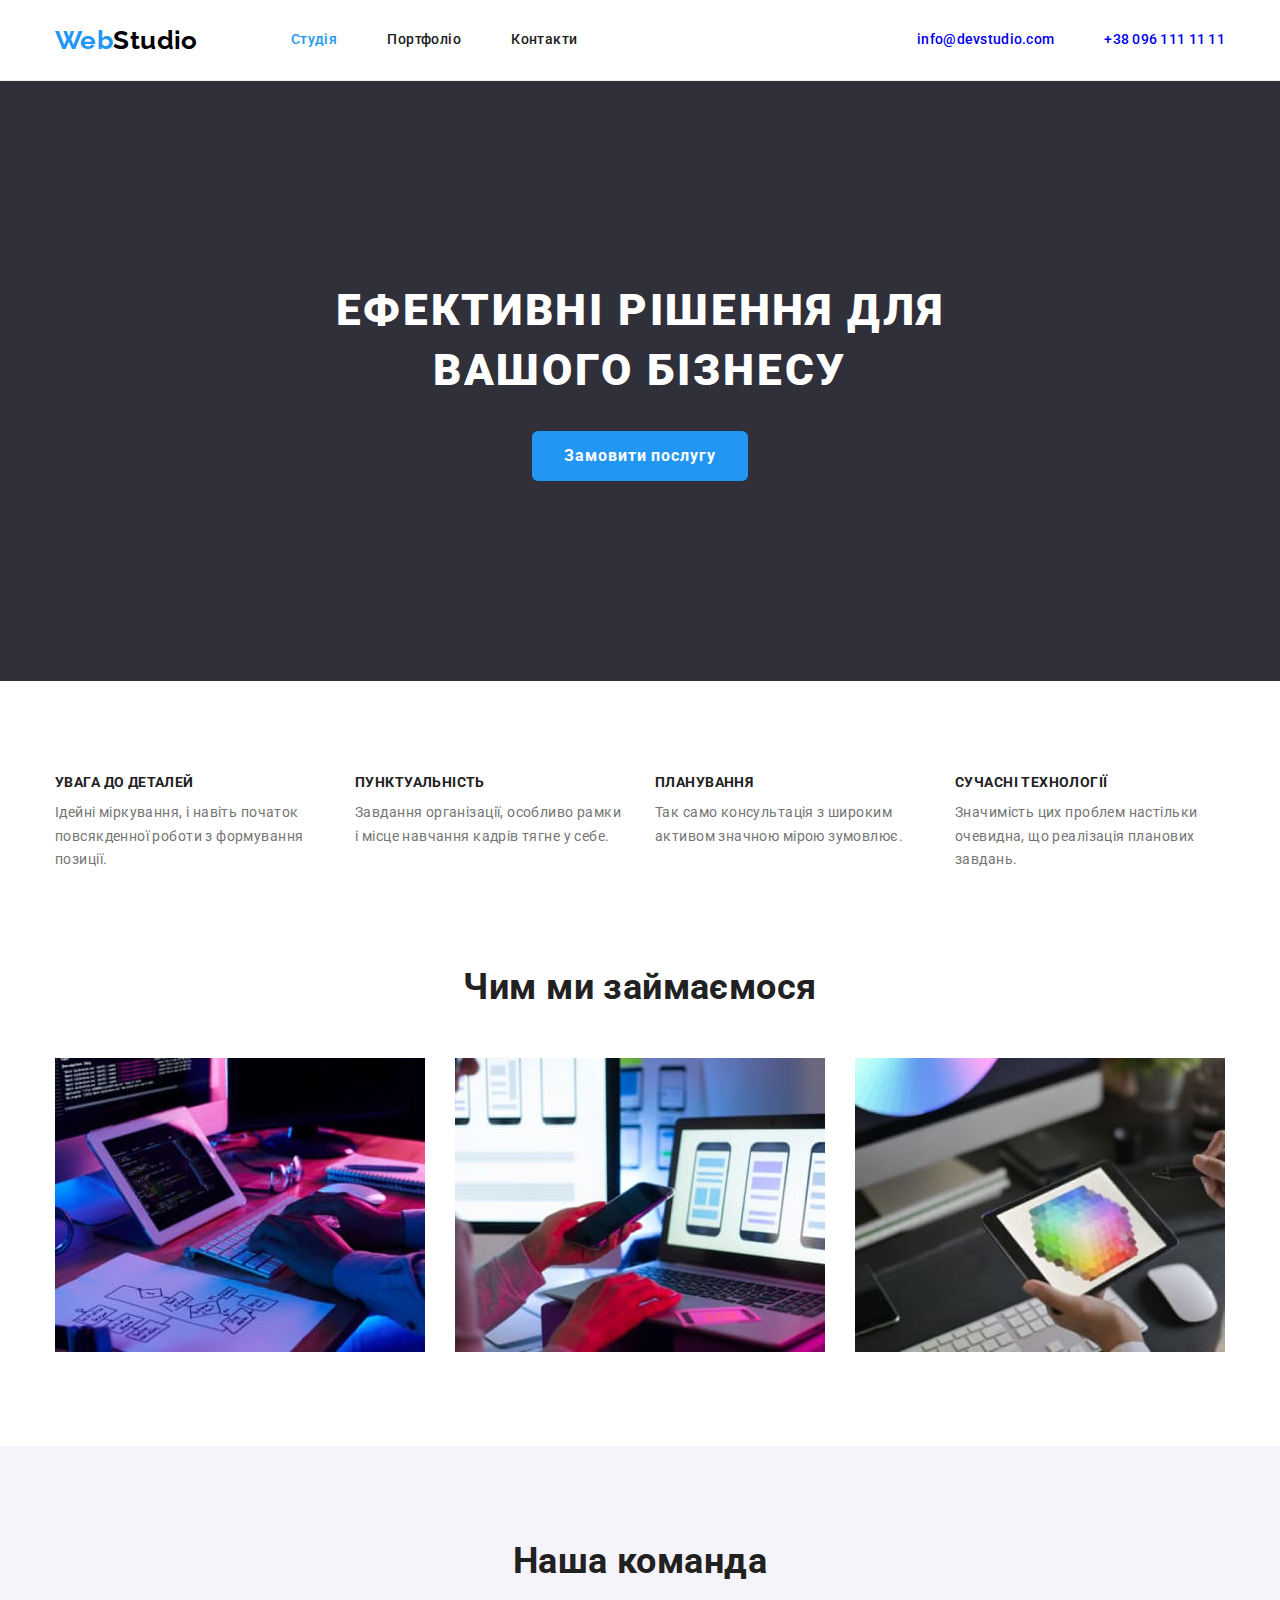
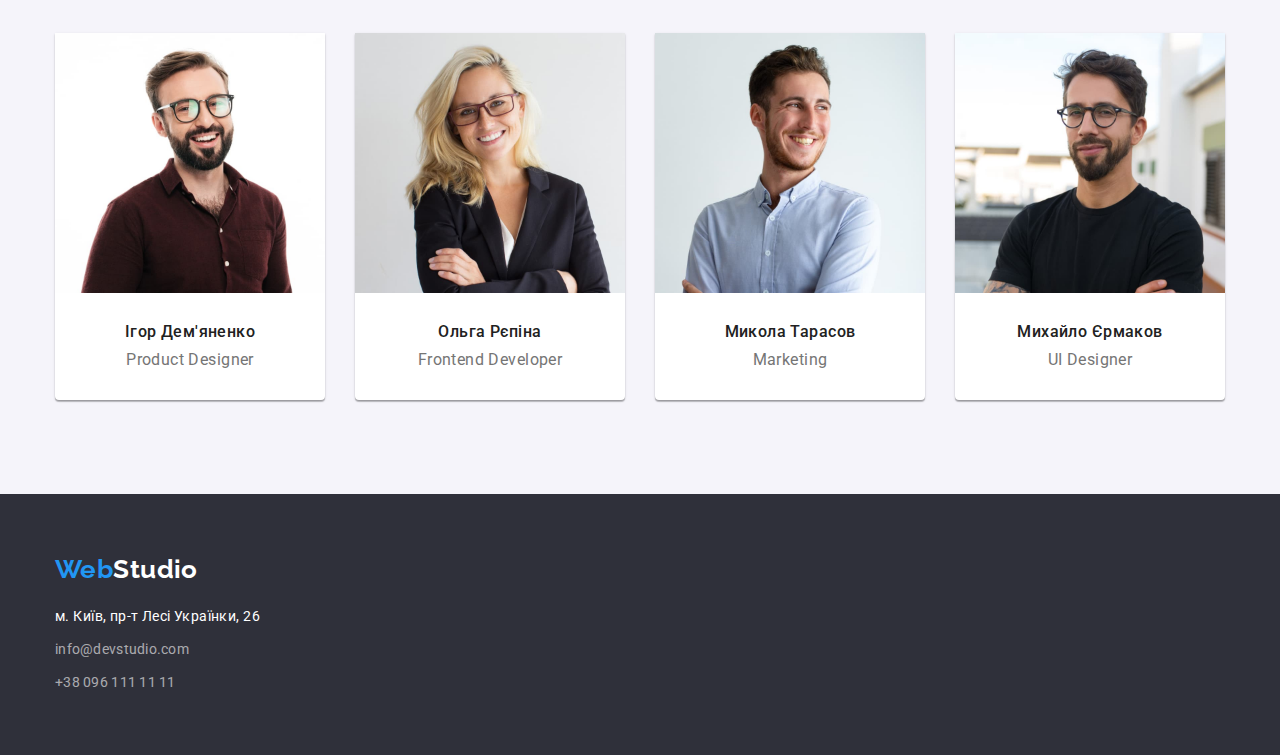
<file: index.html>
<!DOCTYPE html>
<html lang="uk">

<head>
  <meta charset="UTF-8" />
  <meta http-equiv="X-UA-Compatible" content="IE=edge" />
  <meta name="viewport" content="width=device-width, initial-scale=1.0" />
  <title>Document</title>
  <link rel="preconnect" href="https://fonts.googleapis.com" />
  <link rel="preconnect" href="https://fonts.googleapis.com" />
  <link rel="preconnect" href="https://fonts.gstatic.com" crossorigin />
  <link href="https://fonts.googleapis.com/css2?family=Raleway:wght@700&family=Roboto:wght@400;500;700;900&display=swap"
    rel="stylesheet" />
<link rel="stylesheet" href="https://cdnjs.cloudflare.com/ajax/libs/modern-normalize/1.1.0/modern-normalize.min.css">
  <link rel="stylesheet" href="./css/styles.css" />
</head>

<body>
  <!--Шапка-->
  <header class="header">
    <div class="container main-nav">
      <a href="./index.html" class="logo">
        <span class="logoblue">Web</span><span class="logoblack">Studio</span></a>
    <nav>
      <ul class="site-nav list">
        <li class="item"><a class="site-nav-link link current" href="./index.html">Студія</a></li>
        <li class="item"><a class="site-nav-link link" href="./portfolio.html">Портфоліо</a></li>
        <li class="item"><a class="site-nav-link link" href="">Контакти</a></li>
      </ul>
    </nav>
    <ul class="contacts list">
      <li class="item">
        <a class="link" href="mailto:info@devstudio.com">info@devstudio.com</a>
      </li>
      <li class="item">
        <a class="link" href="tel:+380961111111">+38 096 111 11 11</a></li>
    </ul>
    </div>
  </header>
  <main>
    <!--Герой-->
    <div>
      <section class="hero">
        <div class="container">
          <h1 class="hero-title">Ефективні рішення для вашого бізнесу</h1>
          <button type="button" class="button-hero btn">Замовити послугу</button>
        </div>
      </section>
    </div>

    <section class="section">
     <div class="container">
      <h2 class="section-title visually-hidden">Переваги</h2>
      <ul class="feature-list list">
        <li class="item">
          <div class="feature-description">
            <h3 class="feature-list-title">УВАГА ДО ДЕТАЛЕЙ</h3>
            <p>Ідейні міркування, і навіть початок повсякденної роботи з формування позиції.</p>
          </div>
        </li>
        <li class="item">
          <div class="feature-description">
            <h3 class="feature-list-title">ПУНКТУАЛЬНІСТЬ</h3>
            <p>Завдання організації, особливо рамки і місце навчання кадрів тягне у себе.</p>
          </div>
        </li>
        <li class="item">
          <div class="feature-description">
            <h3 class="feature-list-title">ПЛАНУВАННЯ</h3>
            <p>Так само консультація з широким активом значною мірою зумовлює.</p>
          </div>
        </li>
        <li class="item">
          <div class="feature-description">
            <h3 class="feature-list-title">СУЧАСНІ ТЕХНОЛОГІЇ</h3>
            <p>Значимість цих проблем настільки очевидна, що реалізація планових завдань.</p>
          </div>
        </li>
      </ul>
     </div>
    </section>

    <section class="section our-works">
      <div class="container">
        <h2 class="section-title">Чим ми займаємося</h2>
        <ul class="list our-works-list">
          <li class="item">
            <img src="./images/box_1.jpg" alt="Десктопні додатки" width="370" />
          </li>
          <li class="item">
            <img src="./images/box_2.jpg" alt="Мобільні додатки" width="370" />
          </li>
          <li class="item">
            <img src="./images/box_3.jpg" alt="Дизайнерські рішення" width="370" />
          </li>
        </ul>
      </div>
    </section>

    <section class="section our-team">
     <div class="container">
      <h2 class="section-title">Наша команда</h2>
      <ul class="list our-team-list">
        <li class="item our-team-box">
          <img src="./images/img_1.jpg" alt="Ігор Дем'яненко" width="270" />
          <div class="our-team-description">
            <h3 class="title">Ігор Дем'яненко</h3>
            <p class="our-team-profession">Product Designer</p>
          </div>
        </li>
        <li class="item our-team-box">
          <img src="./images/img_2.jpg" alt="Ольга Рєпіна" width="270" />
          <div class="our-team-description">
          <h3 class="title">Ольга Рєпіна</h3>
          <p class="our-team-profession">Frontend Developer</p>
        </div>
        </li>
        <li class="item our-team-box">
          <img src="./images/img_3.jpg" alt="Микола Тарасов" width="270" />
          <div class="our-team-description">
            <h3 class="title">Микола Тарасов</h3>
            <p class="our-team-profession">Marketing</p>
          </div>
        </li>
        <li class="item our-team-box">
          <img src="./images/img_4.jpg" alt="Михайло Єрмаков" width="270" />
          <div class="our-team-description">
            <h3 class="title">Михайло Єрмаков</h3>
            <p class="our-team-profession">UI Designer</p>
          </div>
        </li>
      </ul>
     </div>
    </section>
  </main>

  <footer class="footer">
    <div class="container">
      <a href="./index.html" class="logo">
        <span class="logoblue">Web</span><span class="logowhite">Studio</span>
      </a>
      
      <address class="address">
        <ul class="list">
          <li>
            <a class="link address-map" href="https://goo.gl/maps/4FR4H319p54yyL9i7">
              м. Київ, пр-т Лесі Українки, 26</a>
          </li>
          <li class="contacts-list">
            <a class="link address-cont contacts" href="mailto:info@devstudio.com">info@devstudio.com</a>
          </li>
          <li class="contacts-list ">
            <a class="link address-cont contacts" href="tel:+380961111111">+38 096 111 11 11</a>
          </li>
        </ul>
    </div>
    </address>
  </footer>
</body>

</html>
</file>
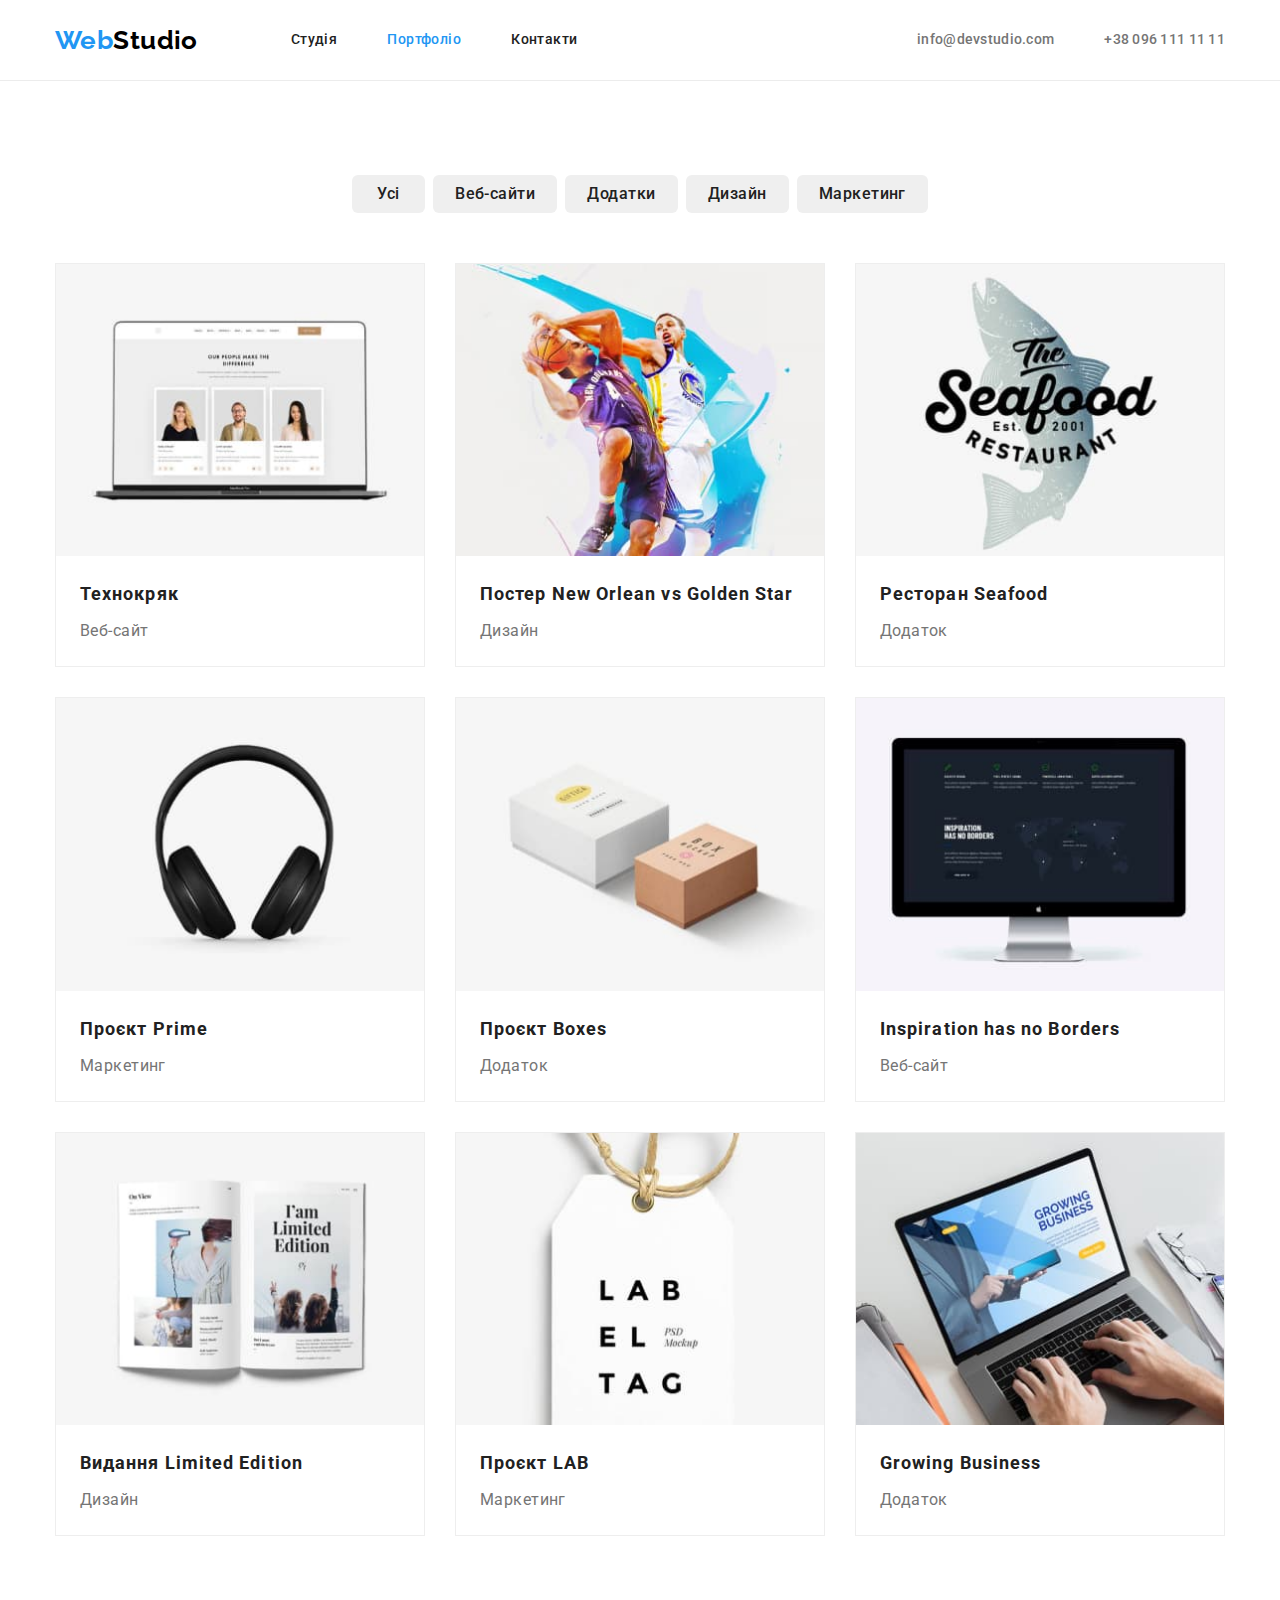
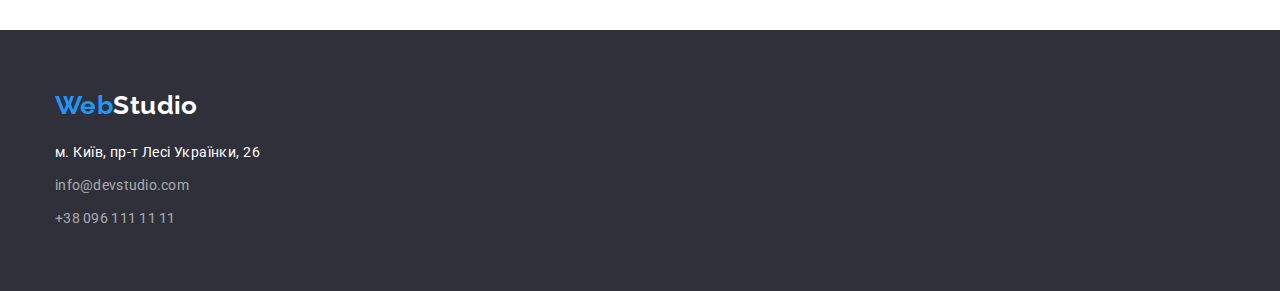
<file: portfolio.html>
<!DOCTYPE html>
<html lang="uk">

<head>
  <meta charset="UTF-8" />
  <meta http-equiv="X-UA-Compatible" content="IE=edge" />
  <meta name="viewport" content="width=device-width, initial-scale=1.0" />
  <title>Document</title>
  <link rel="preconnect" href="https://fonts.googleapis.com" />
  <link rel="preconnect" href="https://fonts.googleapis.com" />
  <link rel="preconnect" href="https://fonts.gstatic.com" crossorigin />
  <link href="https://fonts.googleapis.com/css2?family=Raleway:wght@700&family=Roboto:wght@400;500;700;900&display=swap"
    rel="stylesheet" />
  <link rel="stylesheet" href="https://cdnjs.cloudflare.com/ajax/libs/modern-normalize/1.1.0/modern-normalize.min.css">
  <link rel="stylesheet" href="./css/styles.css" />
</head>

<body>
  <!--Шапка-->
  <header class="header">
    <div class="container main-nav">
      <a href="./index.html" class="logo">
        <span class="logoblue">Web</span><span class="logoblack">Studio</span></a>
      <nav>
        <ul class="site-nav list">
          <li class="item"><a class="site-nav-link link " href="./index.html">Студія</a></li>
          <li class="item"><a class="site-nav-link link current" href="./portfolio.html">Портфоліо</a></li>
          <li class="item"><a class="site-nav-link link" href="">Контакти</a></li>
        </ul>
      </nav>
      <ul class="contacts list">
        <li class="item">
          <a class="link contacts" href="mailto:info@devstudio.com">info@devstudio.com</a>
        </li>
        <li class="item">
          <a class="link contacts" href="tel:+380961111111">+38 096 111 11 11</a>
        </li>
      </ul>
    </div>
  </header>

  <main>
   
    <section class="section">
      <div class="container">

      <h1 class="visually-hidden">Портфоліо</h1>
      <ul class="filter list">
        <li class="item"><button type="button" class="filter-btn btn">Усі</button></li>
        <li class="item"><button type="button" class="filter-btn btn">Веб-сайти</button></li>
        <li class="item"><button type="button" class="filter-btn btn">Додатки</button></li>
        <li class="item"><button type="button" class="filter-btn btn">Дизайн</button></li>
        <li class="item"><button type="button" class="filter-btn btn">Маркетинг</button></li>
      </ul>
    
      <div class="flex-container">
        <ul class="flex-container list projects-list">
          <li class="flex-element">
            <a class="link" href="">
              <img src="images/project_1.jpg" alt="Технокряк" width="370" />
              <div class="flex-description">
                <h2 class="title">Технокряк</h2>
                <p class="project-text">Веб-сайт</p>
              </div>
            </a>
          </li>
          <li class="flex-element">
            <a class="link" href="">
              <img src="images/project_2.jpg" alt="Постер New Orlean vs Golden Star" width="370" />
              <div class="flex-description"> 
              <h2 class="title">Постер New Orlean vs Golden Star</h2>
              <p class="project-text">Дизайн</p>
              </div>
            </a>
          </li>
          <li class="flex-element">
            <a class="link" href="">
              <img src="images/project_3.jpg" alt="Ресторан Seafood" width="370" />
            <div class="flex-description">
              <h2 class="title">Ресторан Seafood</h2>
              <p class="project-text">Додаток</p>
            </div>
            </a>
          </li>
          <li class="flex-element">
            <a class="link" href="">
              <img src="images/project_4.jpg" alt="Проєкт Prime" width="370" />
              <div class="flex-description">
                <h2 class="title">Проєкт Prime</h2>
                <p class="project-text">Маркетинг</p>
              </div>
            </a>
          </li>
          <li class="flex-element">
            <a class="link" href="">
              <img src="images/project_5.jpg" alt="Проєкт Boxes" width="370" />
              <div class="flex-description">
                <h2 class="title">Проєкт Boxes</h2>
                <p class="project-text">Додаток</p>
              </div>
            </a>
          </li>
          <li class="flex-element">
            <a class="link" href="">
              <img src="images/project_6.jpg" alt="Inspiration has no Borders" width="370" />
              <div class="flex-description">
                <h2 class="title">Inspiration has no Borders</h2>
                <p class="project-text">Веб-сайт</p>
              </div>
            </a>
          </li>
          <li class="flex-element">
            <a class="link" href="">
              <img src="images/project_7.jpg" alt="Видання Limited Edition" width="370" />
              <div class="flex-description">
                <h2 class="title">Видання Limited Edition</h2>
                <p class="project-text">Дизайн</p>
              </div>
            </a>
          </li>
          <li class="flex-element">
            <a class="link" href="">
              <img src="images/project_8.jpg" alt="Проєкт LAB" width="370" />
              <div class="flex-description">
                <h2 class="title">Проєкт LAB</h2>
                <p class="project-text">Маркетинг</p>
              </div>
            </a>
          </li>
          <li class="flex-element">
            <a class="link" href="">
              <img src="images/project_9.jpg" alt="Growing Business" width="370" />
              <div class="flex-description">
                <h2 class="title">Growing Business</h2>
                <p class="project-text">Додаток</p>
              </div>
            </a>
          </li>
        </ul>
      </div>

      </div>
    </section>
   
  </main>

 <footer class="footer">
    <div class="container">
      <a href="./index.html" class="logo">
        <span class="logoblue">Web</span><span class="logowhite">Studio</span>
      </a>
      
      <address class="address">
        <ul class="list">
          <li>
            <a class="link address-map" href="https://goo.gl/maps/4FR4H319p54yyL9i7">
              м. Київ, пр-т Лесі Українки, 26</a>
          </li>
          <li class="contacts-list">
            <a class="link address-cont contacts" href="mailto:info@devstudio.com">info@devstudio.com</a>
          </li>
          <li class="contacts-list">
            <a class="link address-cont contacts" href="tel:+380961111111">+38 096 111 11 11</a>
          </li>
        </ul>
    </div>
    </address>
  </footer>
</body>

</html>
</file>
<file: css/styles.css>
*,
*::before,
*::after {
  box-sizing: border-box;
}
p,
h1,
h2,
h3,
h4,
h5,
h6 {
  margin: 0;
}
ul,
ol {
  margin: 0;
  padding-left: 0;
  list-style: none;
}
button {
  cursor: pointer;
  font-family: inherit;
}
address {
  font-style: normal;
}
a {
  text-decoration: none;
}
img {
  display: block;
  max-width: 100%;
  height: auto;
}

:root {
  --primary-text-color: #757575;
  --title-text-color: #212121;
  --accent-color: #2196f3;
  --primary-white-color: #ffffff;
  --logo-black-color: #000000;
  --background-grey-color: #f5f4fa;
}

body {
  background-color: var(--primary-white-color);
  color: var(--primary-text-color);

  font-family: Roboto, sans-serif;
  font-size: 14px;

  letter-spacing: 0.03em;
}

.visually-hidden {
  position: absolute;
  width: 1px;
  height: 1px;
  margin: -1px;
  border: 0;
  padding: 0;

  white-space: nowrap;
  clip-path: inset(100%);
  clip: rect(0 0 0 0);
  overflow: hidden;
}

.container {
  width: 1200px;
  padding-left: 15px;
  padding-right: 15px;
  /* margin-left: auto;
  margin-right: auto; */
  margin: 0 auto;
}

.list {
  padding: 0;
  margin: 0;
  list-style: none;
}

.link {
  text-decoration: none;
}

.link:hover,
.link:focus {
  color: var(--accent-color);
}

.header {
  border-bottom-width: 1px;
  border-bottom-style: solid;
  border-bottom-color: #ececec;
}

.main-nav {
  display: flex;
  align-items: center;
}

.logo {
  display: block;

  font-family: Raleway, sans-serif;
  font-style: normal;
  font-weight: 700;
  font-size: 26px;
  line-height: 1.19;
  text-decoration: none;
}

.logoblue {
  color: var(--accent-color);
}

.logoblack {
  color: var(--logo-black-color);
}

.logowhite {
  color: var(--primary-white-color);
}

/* Site nav */
.site-nav {
  display: flex;
  margin-left: 93px;
}

.site-nav-link {
  display: block;

  padding-top: 32px;
  padding-bottom: 32px;

  color: var(--title-text-color);
  font-weight: 500;
  line-height: 1.14;
  text-decoration: none;
}

.site-nav .item + .item {
  margin-left: 50px;
}

.contacts {
  display: flex;
  margin-left: auto;
  color: var(--primary-text-color);
  font-weight: 500;
  line-height: 1.14;
  letter-spacing: 0.02em;
}
.contacts .link {
  display: block;
  margin-left: auto;
  padding-top: 32px;
  padding-bottom: 32px;
}
.contacts .item + .item {
  margin-left: 50px;
}

.current {
  color: var(--accent-color);
}

/* ----------Hero-------------- */
.hero {
  padding: 200px 0px;
  background-color: #2f303a;
  text-align: center;
}

.hero-title {
  margin: 0px auto;
  margin-bottom: 30px;

  color: var(--primary-white-color);
  font-weight: 900;
  font-size: 44px;
  line-height: 1.36;
  letter-spacing: 0.06em;
  text-transform: uppercase;
  max-width: 696px;
  text-align: center;
}

.btn {
  display: inline-block;
  font-family: inherit;
  cursor: pointer;
  border-radius: 6px;
  border: none;
}

.button-hero {
  /* padding: 10px 32px; */
  width: 216px;
  height: 50px;

  color: var(--primary-white-color);
  font-weight: 700;
  font-size: 16px;
  line-height: 1.88;
  letter-spacing: 0.06em;

  background-color: var(--accent-color);
}

.button-hero:hover,
.button-hero:focus {
  background-color: #188ce8;
}

/* --------Section--------- */
.section {
  padding-top: 94px;
  padding-bottom: 94px;
}
.section-title {
  margin-top: 0px;
  margin-bottom: 50px;

  color: var(--title-text-color);

  font-weight: 700;
  font-size: 36px;
  line-height: 1.17;
  text-align: center;
}
/* -------Featchers--------- */
.feature-list {
  display: flex;

  line-height: 1.71;
}
.feature-list .item + .item {
  margin-left: 30px;
}

.feature-list-title {
  margin-top: 0px;
  margin-bottom: 10px;
  color: var(--title-text-color);
  font-weight: 700;
  font-size: 14px;
  line-height: 1.14;
  text-transform: uppercase;
}

.feature-list p {
  margin-top: 0px;
  margin-bottom: 0px;
}

.feature-description {
  width: 270px;
}

.our-works {
  padding-top: 0;
}
.our-works-list {
  display: flex;
}

.our-works-list .item + .item {
  margin-left: 30px;
}
.our-team {
  background-color: var(--background-grey-color);
}
.our-team-box {
  background-color: var(--primary-white-color);
  box-shadow: 0px 1px 3px rgba(0, 0, 0, 0.12), 0px 1px 1px rgba(0, 0, 0, 0.14),
    0px 2px 1px rgba(0, 0, 0, 0.2);
  border-radius: 0px 0px 4px 4px;
}

.our-team-list {
  display: flex;
}
.our-team-list .item + .item {
  margin-left: 30px;
}

.our-team-description {
  padding-top: 30px;
  padding-bottom: 30px;
}

.our-team .title {
  margin-top: 0;
  margin-bottom: 10px;

  color: var(--title-text-color);
  font-weight: 500;
  font-size: 16px;
  line-height: 1.18;
  text-align: center;
}

.our-team-profession {
  font-size: 16px;
  line-height: 1.18;
  text-align: center;
}

/* -------Footer------- */

.footer {
  background-color: #2f303a;
  padding-top: 60px;
  padding-bottom: 60px;
}

.address {
  margin-top: 20px;
  font-style: normal;
  font-weight: 400;
  line-height: 1.71;
}

.address-map {
  color: var(--primary-white-color);
}

.address-cont {
  color: rgba(255, 255, 255, 0.6);
  font-weight: normal;
  line-height: 1.71;
}

.contacts-list {
  margin-top: 9px;
}

/* -------Projects------- */
.filter {
  display: flex;
  justify-content: center;
  margin-bottom: 50px;
}

.filter .item + .item {
  margin-left: 8px;
}

.filter-btn {
  padding: 6px 22px;

  min-width: 73px;
  color: var(--title-text-color);
  font-style: normal;
  font-weight: 500;
  font-size: 16px;
  line-height: 1.62;
  text-align: center;
  letter-spacing: 0.03em;
}

.filter-btn:hover,
.filter-btn:focus {
  color: var(--primary-white-color);
  background-color: var(--accent-color);
}

.projects-list .title {
  color: var(--title-text-color);
  font-weight: 700;
  font-size: 18px;
  line-height: 2;
  letter-spacing: 0.06em;
}

.project-text {
  color: var(--primary-text-color);
  font-weight: 400;
  font-size: 16px;
  line-height: 1.88;
}

.flex-element .title {
  margin-bottom: 4px;
}
.flex-container {
  display: flex;
  flex-wrap: wrap;
}
.flex-description {
  padding: 20px 24px;
}

.flex-element {
  width: calc((100% - 60px) / 3);
  margin-right: 30px;
  margin-bottom: 30px;
  border: 1px solid #eeeeee;

  /* Встановить стилі правої рамки
        border-right-width: 1px;
        border-right-style: solid;
        border-right-color: #EEEEEE;
    
        border-bottom-width: 1px;
        border-bottom-style: solid;
        border-bottom-color: #EEEEEE;
    
        border-left-width: 1px;
        border-left-style: solid;
        border-left-color: #EEEEEE; */
}

.flex-element:nth-child(3n) {
  margin-right: 0;
}
.flex-element:nth-last-child(-n + 3) {
  margin-bottom: 0;
}
/* Альтернатива
.flex-element:not(:nth-child(3n)){
    margin-right: 30px;
}
.flex-element:not(:nth-last-child(-n + 3)){
    margin-bottom: 30px;
} */
</file>
